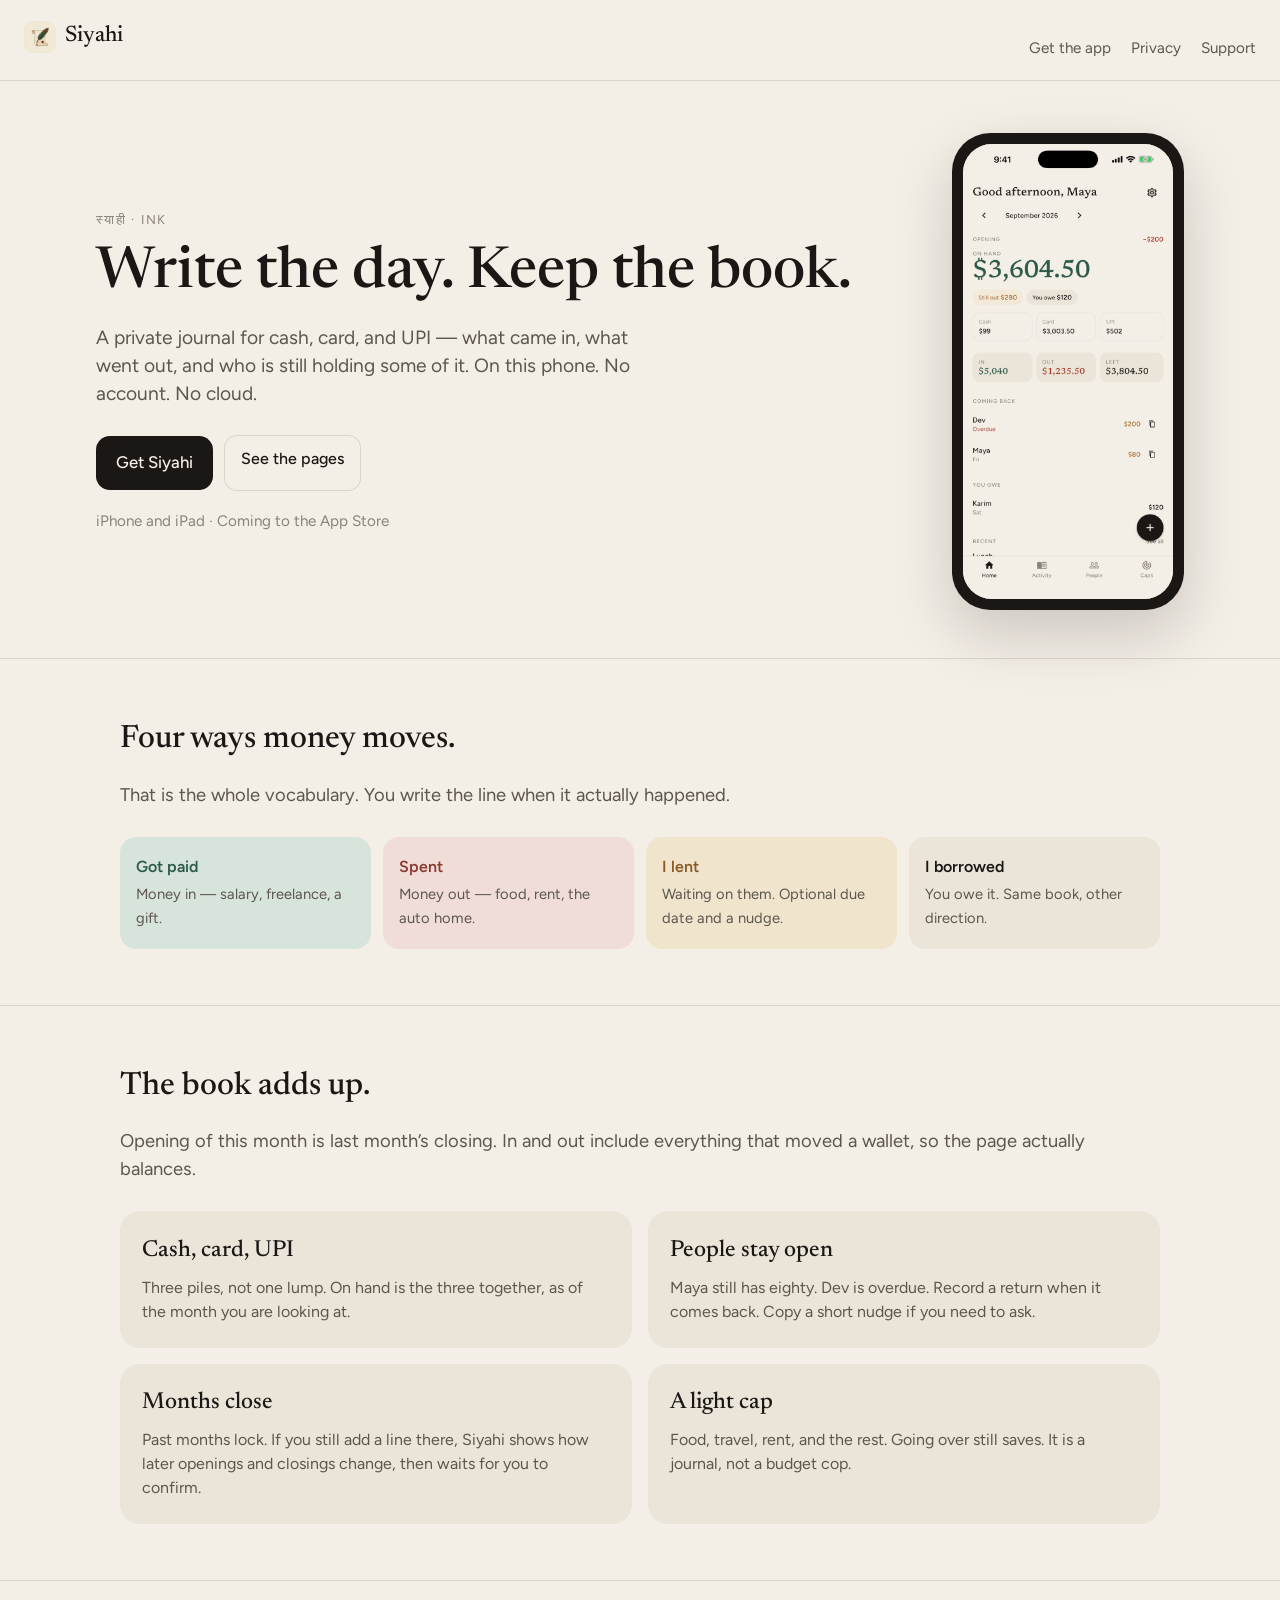
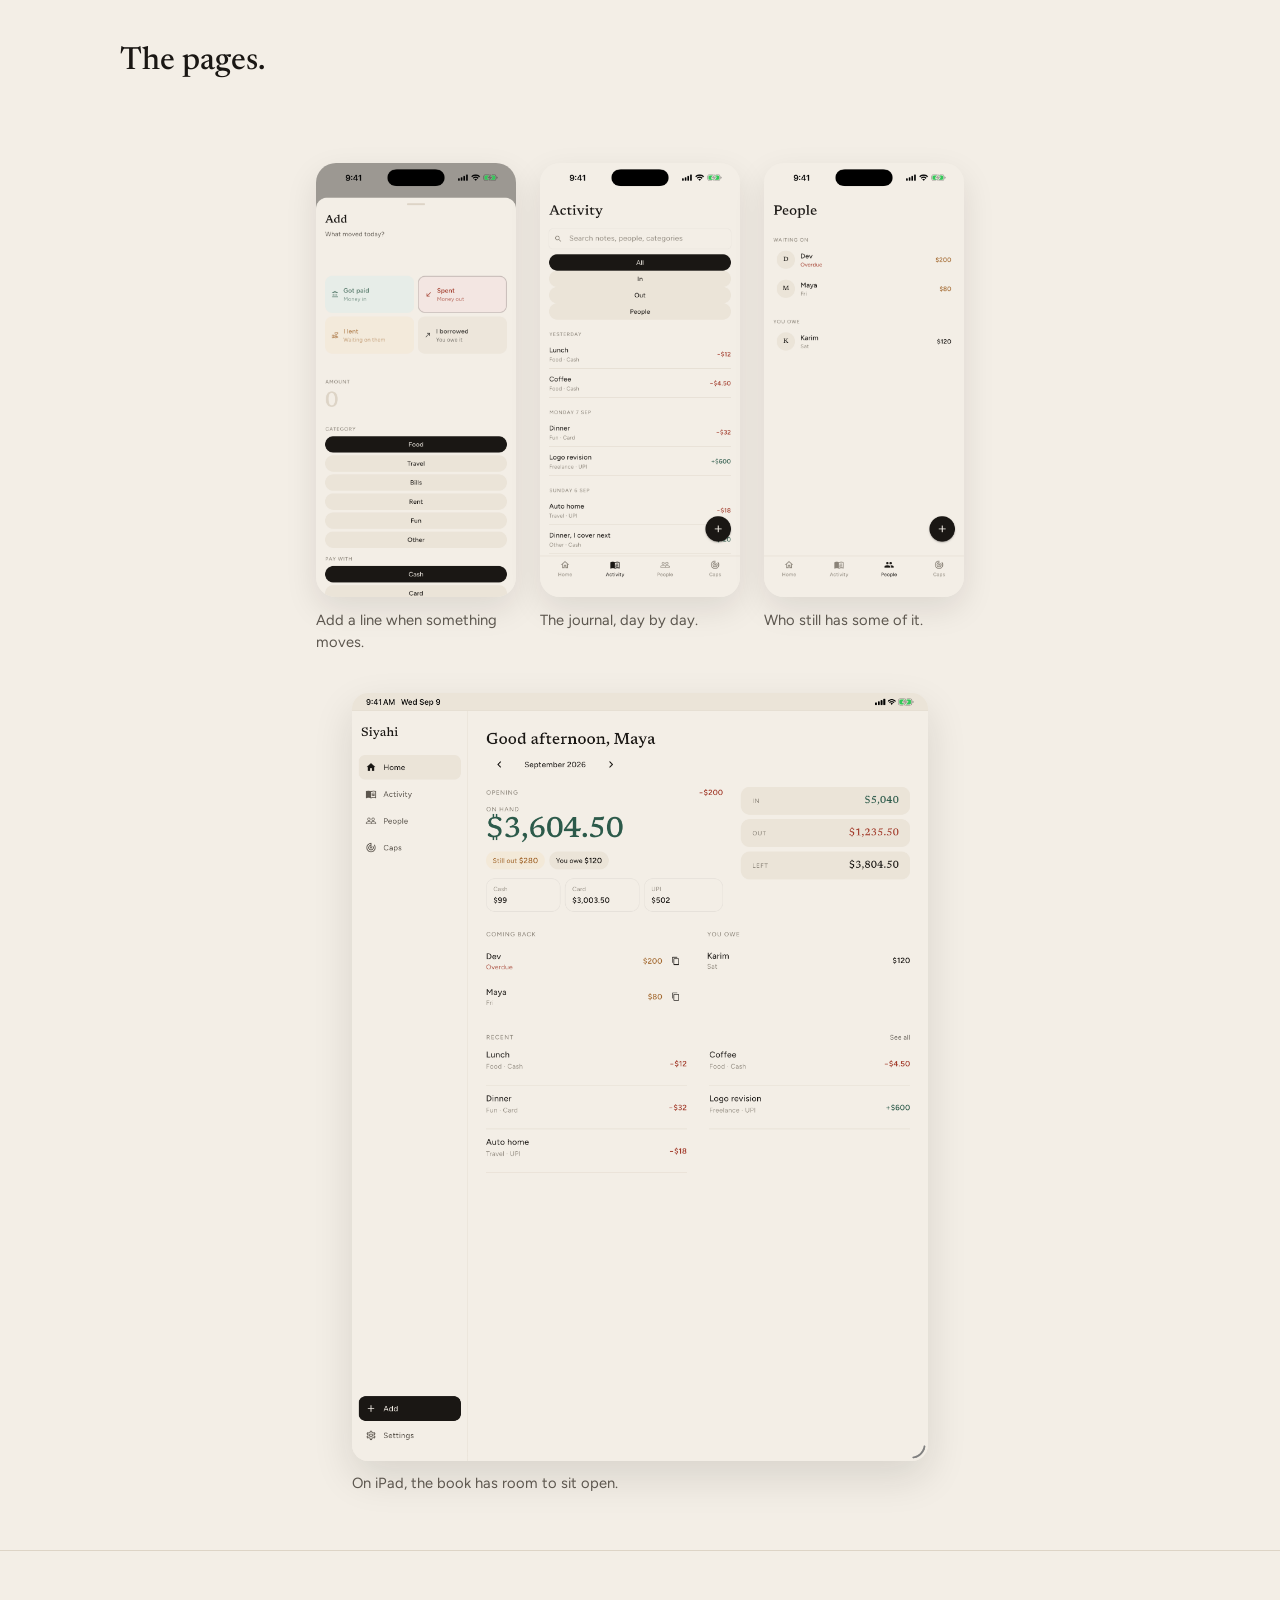
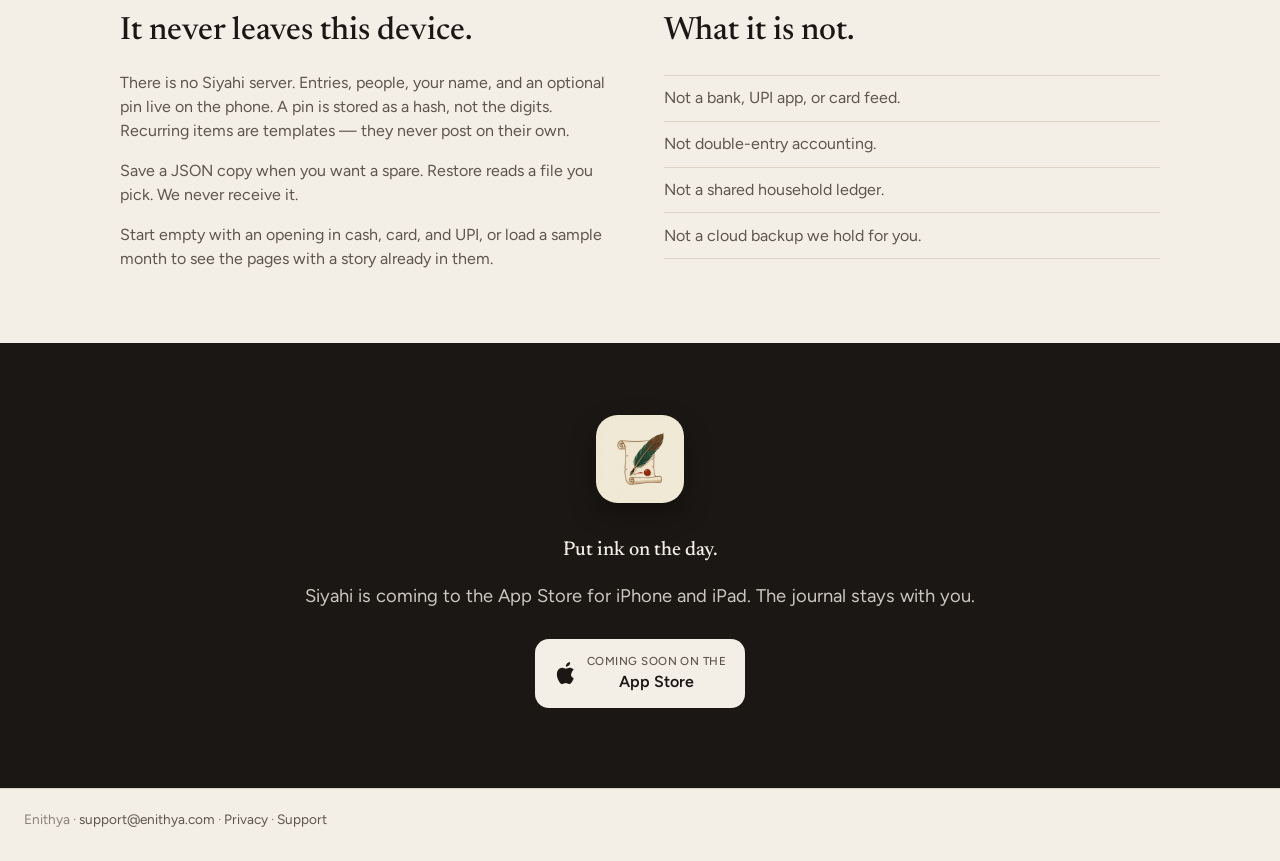
<file: index.html>
<!DOCTYPE html>
<html lang="en">
<head>
  <meta charset="utf-8">
  <meta name="viewport" content="width=device-width, initial-scale=1">
  <title>Siyahi — a private journal for daily money</title>
  <meta name="description" content="Siyahi (स्याही, ink) is a paper-quiet ledger for cash, card, and UPI. Log what came in, what went out, and who still has some of it. On this device only.">
  <meta property="og:title" content="Siyahi — a private journal for daily money">
  <meta property="og:description" content="A paper-quiet ledger for cash, card, and UPI. Months close and carry forward. No account. No cloud.">
  <meta property="og:type" content="website">
  <meta property="og:url" content="https://enithya.github.io/siyahi/">
  <meta property="og:image" content="https://enithya.github.io/siyahi/images/home.png">
  <meta name="twitter:card" content="summary_large_image">
  <link rel="preconnect" href="https://fonts.googleapis.com">
  <link rel="preconnect" href="https://fonts.gstatic.com" crossorigin>
  <link href="https://fonts.googleapis.com/css2?family=Figtree:wght@400;500;600&family=Newsreader:wght@500&display=swap" rel="stylesheet">
  <link rel="stylesheet" href="styles.css?v=5">
  <link rel="icon" href="favicon.png" type="image/png">
  <link rel="apple-touch-icon" href="images/icon.png">
</head>
<body class="product">
  <header>
    <a class="wordmark" href="./"><img src="images/icon.png" width="32" height="32" alt=""> Siyahi</a>
    <nav>
      <a href="#download">Get the app</a>
      <a href="privacy.html">Privacy</a>
      <a href="support.html">Support</a>
    </nav>
  </header>

  <main>
    <section class="wrap hero">
      <div>
        <p class="kicker rise">स्याही · ink</p>
        <h1 class="rise">Write the day. Keep the book.</h1>
        <p class="lede rise">A private journal for cash, card, and UPI — what came in, what went out, and who is still holding some of it. On this phone. No account. No cloud.</p>
        <div class="actions rise">
          <a class="btn btn-store" href="#download">Get Siyahi</a>
          <a class="btn btn-ghost" href="#how">See the pages</a>
        </div>
        <p class="hint rise">iPhone and iPad · Coming to the App Store</p>
      </div>
      <div class="device-wrap rise">
        <div class="device">
          <div class="screens">
            <img src="images/home.png" alt="Siyahi home: on hand, cash, card, UPI.">
            <img src="images/activity.png" alt="The journal, day by day.">
            <img src="images/people.png" alt="People who still have some of it.">
            <img src="images/add.png" alt="Add a line: got paid, spent, lent, borrowed.">
          </div>
        </div>
      </div>
    </section>

    <section class="band" id="how">
      <div class="wrap">
        <h2 class="reveal">Four ways money moves.</h2>
        <p class="lede reveal">That is the whole vocabulary. You write the line when it actually happened.</p>
        <div class="verbs">
          <div class="verb paid reveal d1"><strong>Got paid</strong><span>Money in — salary, freelance, a gift.</span></div>
          <div class="verb spent reveal d2"><strong>Spent</strong><span>Money out — food, rent, the auto home.</span></div>
          <div class="verb lent reveal d3"><strong>I lent</strong><span>Waiting on them. Optional due date and a nudge.</span></div>
          <div class="verb reveal d4"><strong>I borrowed</strong><span>You owe it. Same book, other direction.</span></div>
        </div>
      </div>
    </section>

    <section class="band">
      <div class="wrap">
        <h2 class="reveal">The book adds up.</h2>
        <p class="lede reveal">Opening of this month is last month’s closing. In and out include everything that moved a wallet, so the page actually balances.</p>
        <div class="cards">
          <article class="card reveal d1">
            <h3>Cash, card, UPI</h3>
            <p>Three piles, not one lump. On hand is the three together, as of the month you are looking at.</p>
          </article>
          <article class="card reveal d2">
            <h3>People stay open</h3>
            <p>Maya still has eighty. Dev is overdue. Record a return when it comes back. Copy a short nudge if you need to ask.</p>
          </article>
          <article class="card reveal d3">
            <h3>Months close</h3>
            <p>Past months lock. If you still add a line there, Siyahi shows how later openings and closings change, then waits for you to confirm.</p>
          </article>
          <article class="card reveal d4">
            <h3>A light cap</h3>
            <p>Food, travel, rent, and the rest. Going over still saves. It is a journal, not a budget cop.</p>
          </article>
        </div>
      </div>
    </section>

    <section class="band">
      <div class="wrap">
        <h2 class="reveal">The pages.</h2>
        <p class="lede reveal">Phone for the pocket. iPad for the desk — a sidebar, and people split so the list and the person sit together.</p>
        <div class="shots">
          <figure class="shot reveal d1">
            <img src="images/add.png" alt="Add a line: got paid, spent, I lent, I borrowed.">
            <figcaption>Add a line when something moves.</figcaption>
          </figure>
          <figure class="shot reveal d2">
            <img src="images/activity.png" alt="Activity journal grouped by day.">
            <figcaption>The journal, day by day.</figcaption>
          </figure>
          <figure class="shot reveal d3">
            <img src="images/people.png" alt="People waiting on Dev and Maya; you owe Karim.">
            <figcaption>Who still has some of it.</figcaption>
          </figure>
        </div>
        <figure class="shot tablet reveal">
          <img src="images/ipad-home.png" alt="Siyahi on iPad with sidebar, on hand, and this month’s lines.">
          <figcaption>On iPad, the book has room to sit open.</figcaption>
        </figure>
      </div>
    </section>

    <section class="band">
      <div class="wrap split">
        <div class="reveal">
          <h2>It never leaves this device.</h2>
          <p>There is no Siyahi server. Entries, people, your name, and an optional pin live on the phone. A pin is stored as a hash, not the digits. Recurring items are templates — they never post on their own.</p>
          <p>Save a JSON copy when you want a spare. Restore reads a file you pick. We never receive it.</p>
          <p>Start empty with an opening in cash, card, and UPI, or load a sample month to see the pages with a story already in them.</p>
        </div>
        <div class="reveal d2">
          <h2>What it is not.</h2>
          <ul class="not-list">
            <li>Not a bank, UPI app, or card feed.</li>
            <li>Not double-entry accounting.</li>
            <li>Not a shared household ledger.</li>
            <li>Not a cloud backup we hold for you.</li>
          </ul>
        </div>
      </div>
    </section>

    <section class="download" id="download">
      <img class="app-icon reveal" src="images/icon-512.png" width="88" height="88" alt="Siyahi app icon">
      <h2 class="reveal">Put ink on the day.</h2>
      <p class="lede reveal">Siyahi is coming to the App Store for iPhone and iPad. The journal stays with you.</p>
      <div class="actions reveal" style="justify-content: center;">
        <a class="store-mark" href="#download">
          <svg width="22" height="26" viewBox="0 0 14 18" fill="currentColor" aria-hidden="true">
            <path d="M11.5 9.6c0-1.8 1.5-2.7 1.6-2.8-0.9-1.3-2.2-1.5-2.7-1.5-1.1-0.1-2.2 0.7-2.8 0.7s-1.5-0.7-2.5-0.6c-1.3 0-2.4 0.7-3.1 1.9-1.3 2.3-0.3 5.7 0.9 7.5 0.6 0.9 1.3 1.9 2.3 1.8 0.9 0 1.2-0.6 2.3-0.6s1.3 0.6 2.3 0.6 1.6-0.9 2.2-1.8c0.7-1 1-1.9 1-2 0-0.1-1.9-0.7-1.9-3.2zM9.8 3.7c0.5-0.6 0.8-1.5 0.7-2.4-0.7 0-1.6 0.5-2.1 1.1-0.5 0.5-0.9 1.4-0.8 2.2 0.8 0.1 1.6-0.4 2.2-0.9z"/>
          </svg>
          <span><small>Coming soon on the</small>App Store</span>
        </a>
      </div>
    </section>
  </main>

  <footer>
    Enithya · <a href="mailto:support@enithya.com">support@enithya.com</a>
    · <a href="privacy.html">Privacy</a>
    · <a href="support.html">Support</a>
  </footer>
  <script src="page.js?v=3"></script>
</body>
</html>
</file>
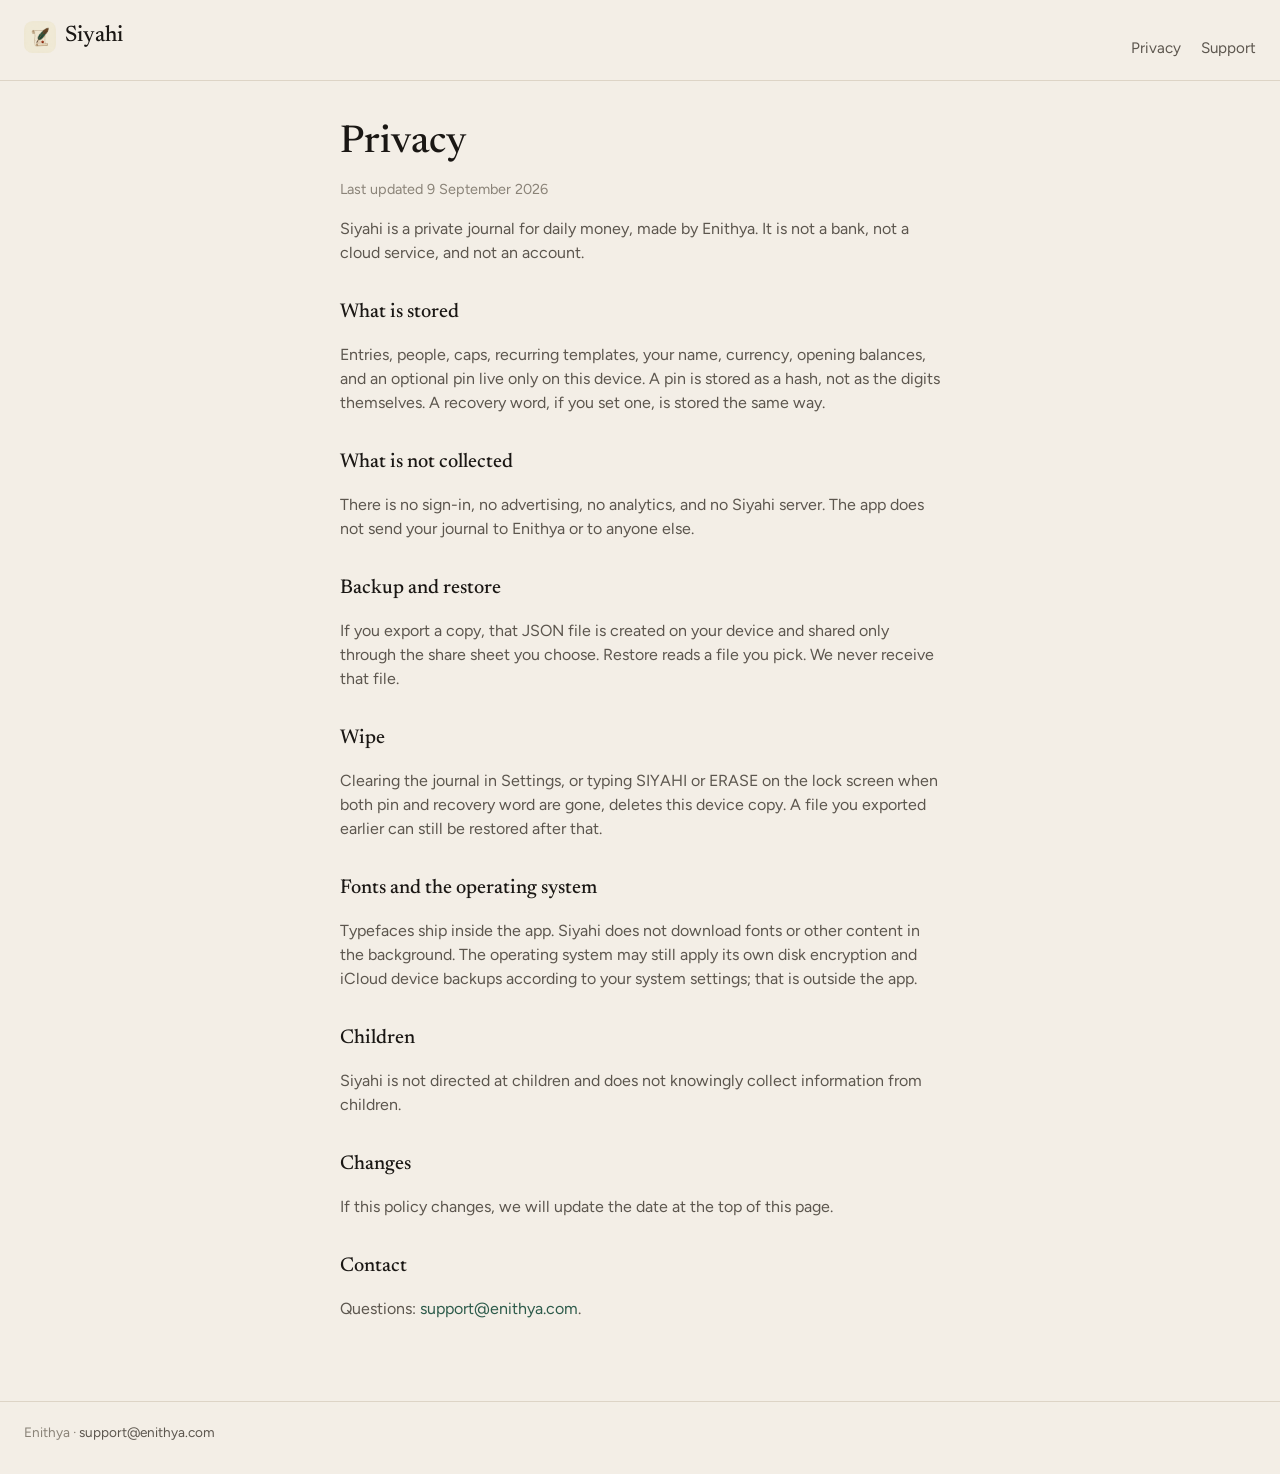
<file: privacy.html>
<!DOCTYPE html>
<html lang="en">
<head>
  <meta charset="utf-8">
  <meta name="viewport" content="width=device-width, initial-scale=1">
  <title>Privacy — Siyahi</title>
  <meta name="description" content="Siyahi privacy policy. Your journal stays on your device.">
  <link rel="preconnect" href="https://fonts.googleapis.com">
  <link rel="preconnect" href="https://fonts.gstatic.com" crossorigin>
  <link href="https://fonts.googleapis.com/css2?family=Figtree:wght@400;500;600&family=Newsreader:wght@500&display=swap" rel="stylesheet">
  <link rel="stylesheet" href="styles.css?v=5">
  <link rel="icon" href="favicon.png" type="image/png">
  <link rel="apple-touch-icon" href="images/icon.png">
</head>
<body>
  <header>
    <a class="wordmark" href="./"><img src="images/icon.png" width="32" height="32" alt=""> Siyahi</a>
    <nav>
      <a href="privacy.html">Privacy</a>
      <a href="support.html">Support</a>
    </nav>
  </header>
  <main>
    <h1>Privacy</h1>
    <p class="meta">Last updated 9 September 2026</p>
    <p>Siyahi is a private journal for daily money, made by Enithya. It is not a bank, not a cloud service, and not an account.</p>

    <h2>What is stored</h2>
    <p>Entries, people, caps, recurring templates, your name, currency, opening balances, and an optional pin live only on this device. A pin is stored as a hash, not as the digits themselves. A recovery word, if you set one, is stored the same way.</p>

    <h2>What is not collected</h2>
    <p>There is no sign-in, no advertising, no analytics, and no Siyahi server. The app does not send your journal to Enithya or to anyone else.</p>

    <h2>Backup and restore</h2>
    <p>If you export a copy, that JSON file is created on your device and shared only through the share sheet you choose. Restore reads a file you pick. We never receive that file.</p>

    <h2>Wipe</h2>
    <p>Clearing the journal in Settings, or typing SIYAHI or ERASE on the lock screen when both pin and recovery word are gone, deletes this device copy. A file you exported earlier can still be restored after that.</p>

    <h2>Fonts and the operating system</h2>
    <p>Typefaces ship inside the app. Siyahi does not download fonts or other content in the background. The operating system may still apply its own disk encryption and iCloud device backups according to your system settings; that is outside the app.</p>

    <h2>Children</h2>
    <p>Siyahi is not directed at children and does not knowingly collect information from children.</p>

    <h2>Changes</h2>
    <p>If this policy changes, we will update the date at the top of this page.</p>

    <h2>Contact</h2>
    <p>Questions: <a href="mailto:support@enithya.com">support@enithya.com</a>.</p>
  </main>
  <footer>
    Enithya · <a href="mailto:support@enithya.com">support@enithya.com</a>
  </footer>
</body>
</html>
</file>
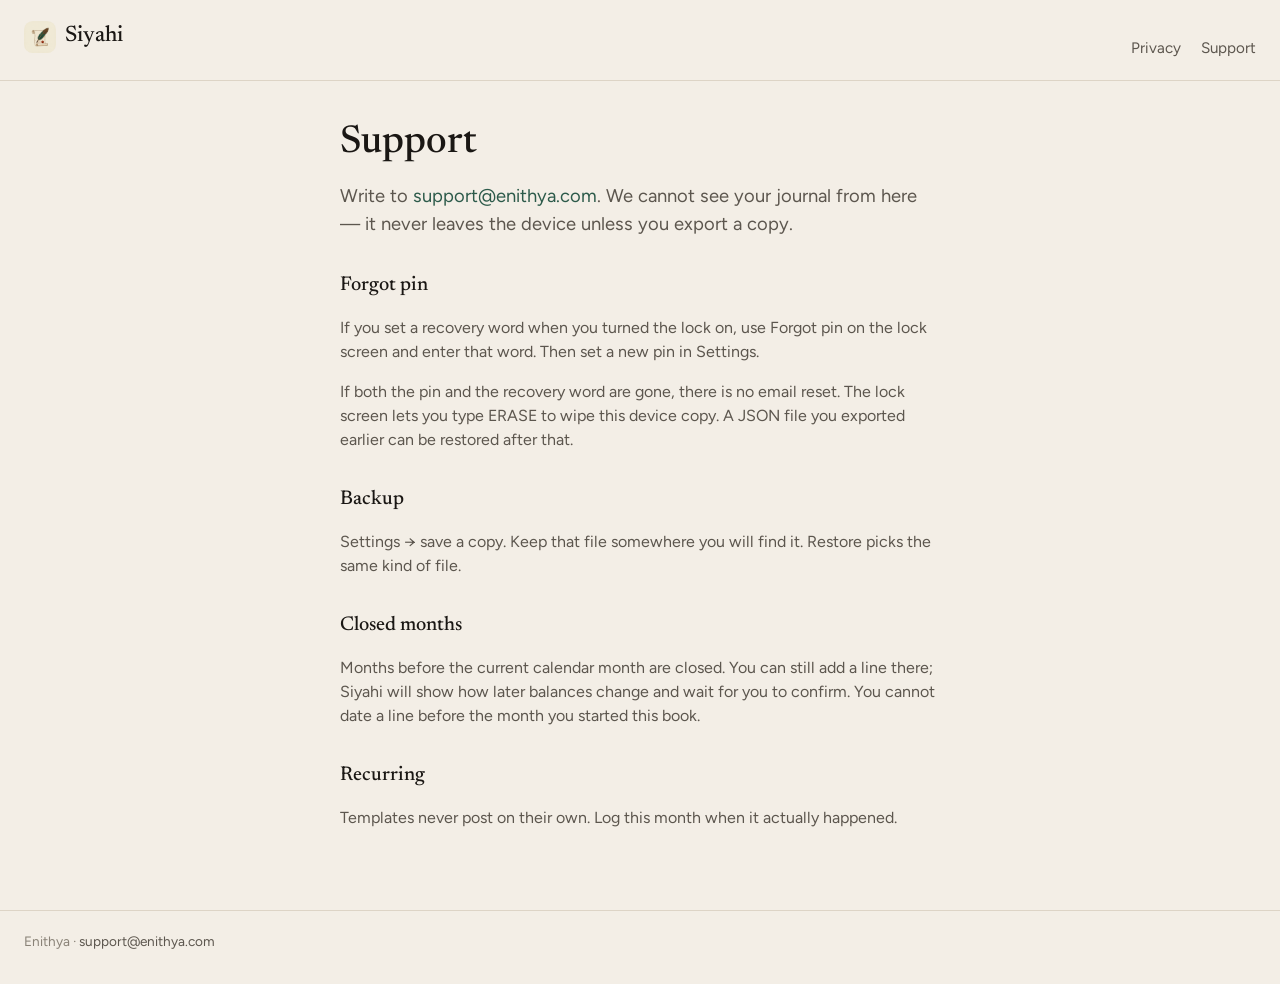
<file: support.html>
<!DOCTYPE html>
<html lang="en">
<head>
  <meta charset="utf-8">
  <meta name="viewport" content="width=device-width, initial-scale=1">
  <title>Support — Siyahi</title>
  <meta name="description" content="Siyahi support. Pin, recovery, backup, and how to reach us.">
  <link rel="preconnect" href="https://fonts.googleapis.com">
  <link rel="preconnect" href="https://fonts.gstatic.com" crossorigin>
  <link href="https://fonts.googleapis.com/css2?family=Figtree:wght@400;500;600&family=Newsreader:wght@500&display=swap" rel="stylesheet">
  <link rel="stylesheet" href="styles.css?v=5">
  <link rel="icon" href="favicon.png" type="image/png">
  <link rel="apple-touch-icon" href="images/icon.png">
</head>
<body>
  <header>
    <a class="wordmark" href="./"><img src="images/icon.png" width="32" height="32" alt=""> Siyahi</a>
    <nav>
      <a href="privacy.html">Privacy</a>
      <a href="support.html">Support</a>
    </nav>
  </header>
  <main>
    <h1>Support</h1>
    <p class="lede">Write to <a href="mailto:support@enithya.com">support@enithya.com</a>. We cannot see your journal from here — it never leaves the device unless you export a copy.</p>

    <h2>Forgot pin</h2>
    <p>If you set a recovery word when you turned the lock on, use Forgot pin on the lock screen and enter that word. Then set a new pin in Settings.</p>
    <p>If both the pin and the recovery word are gone, there is no email reset. The lock screen lets you type ERASE to wipe this device copy. A JSON file you exported earlier can be restored after that.</p>

    <h2>Backup</h2>
    <p>Settings → save a copy. Keep that file somewhere you will find it. Restore picks the same kind of file.</p>

    <h2>Closed months</h2>
    <p>Months before the current calendar month are closed. You can still add a line there; Siyahi will show how later balances change and wait for you to confirm. You cannot date a line before the month you started this book.</p>

    <h2>Recurring</h2>
    <p>Templates never post on their own. Log this month when it actually happened.</p>
  </main>
  <footer>
    Enithya · <a href="mailto:support@enithya.com">support@enithya.com</a>
  </footer>
</body>
</html>
</file>
<file: styles.css>
:root {
  --paper: #f3eee6;
  --paper-2: #ebe4d8;
  --ink: #1a1714;
  --ink-soft: #5c564e;
  --ink-faint: #8a8378;
  --line: #ddd4c6;
  --forest: #2c5a4a;
  --forest-soft: #d7e4dc;
  --brick: #8c3a32;
  --brick-soft: #f0ddd8;
  --amber: #8a5a28;
  --amber-soft: #f0e4cc;
}

* { box-sizing: border-box; }

html { scroll-behavior: smooth; }

html, body {
  margin: 0;
  background: var(--paper);
  color: var(--ink);
}

body {
  font-family: Figtree, "Segoe UI", sans-serif;
  font-size: 16px;
  line-height: 1.5;
  min-height: 100vh;
  display: flex;
  flex-direction: column;
}

h1, h2, h3, .wordmark {
  font-family: Newsreader, Georgia, serif;
  font-weight: 500;
}

a { color: var(--forest); text-decoration: none; }
a:hover { text-decoration: underline; }

header {
  display: flex;
  align-items: baseline;
  justify-content: space-between;
  gap: 1rem;
  padding: 1.25rem 1.5rem;
  border-bottom: 1px solid var(--line);
}

.wordmark {
  display: inline-flex;
  align-items: center;
  gap: 0.55rem;
  font-size: 1.4rem;
  color: var(--ink);
  text-decoration: none;
}

.wordmark img {
  width: 2rem;
  height: 2rem;
  border-radius: 0.55rem;
  display: block;
}

.wordmark:hover { text-decoration: none; }

nav { display: flex; gap: 1.25rem; }
nav a { color: var(--ink-soft); font-size: 0.95rem; }

main {
  flex: 1;
  max-width: 40rem;
  width: 100%;
  margin: 0 auto;
  padding: 2.5rem 1.25rem 4rem;
}

h1 { font-size: 2.4rem; line-height: 1.15; margin: 0 0 0.75rem; }
h2 { font-size: 1.25rem; margin: 2rem 0 0.5rem; }
p, li { color: var(--ink-soft); }
.lede { font-size: 1.15rem; color: var(--ink-soft); }
.meta { color: var(--ink-faint); font-size: 0.9rem; }

.actions {
  display: flex;
  flex-wrap: wrap;
  gap: 0.75rem;
  margin-top: 1.75rem;
}

.btn {
  display: inline-block;
  padding: 0.7rem 1rem;
  border-radius: 12px;
  background: var(--ink);
  color: var(--paper);
  font-weight: 500;
  transition: transform 0.2s ease, box-shadow 0.2s ease, opacity 0.2s ease;
}

.btn:hover {
  text-decoration: none;
  opacity: 1;
  transform: translateY(-2px);
  box-shadow: 0 10px 24px rgba(26, 23, 20, 0.18);
}

.btn-ghost {
  background: transparent;
  color: var(--ink);
  box-shadow: 0 0 0 1px var(--line);
}

.btn-ghost:hover { box-shadow: 0 0 0 1px var(--ink); }

.btn-store {
  padding: 0.9rem 1.25rem;
  font-size: 1.05rem;
  border-radius: 14px;
  animation: pulse 2.8s ease-in-out infinite;
}

@keyframes pulse {
  0%, 100% { box-shadow: 0 0 0 0 rgba(26, 23, 20, 0.28); }
  50% { box-shadow: 0 0 0 12px rgba(26, 23, 20, 0); }
}

footer {
  padding: 1.25rem 1.5rem 2rem;
  border-top: 1px solid var(--line);
  color: var(--ink-faint);
  font-size: 0.85rem;
}

footer a { color: var(--ink-soft); }

/* Product page */

.product main {
  max-width: none;
  padding: 0;
}

.wrap {
  max-width: 68rem;
  margin: 0 auto;
  padding: 0 1.5rem;
}

.hero {
  position: relative;
  display: grid;
  grid-template-columns: 1fr 14.5rem;
  gap: 3.5rem;
  align-items: center;
  padding: 3.25rem 0 3rem;
}

.hero > * { position: relative; z-index: 1; }

.kicker {
  font-size: 0.8rem;
  letter-spacing: 0.14em;
  text-transform: uppercase;
  color: var(--ink-faint);
  margin: 0 0 0.85rem;
}

.hero .rise {
  animation: rise 0.9s cubic-bezier(0.16, 1, 0.3, 1) both;
}

.hero .rise:nth-child(1) { animation-delay: 0.05s; }
.hero .rise:nth-child(2) { animation-delay: 0.16s; }
.hero .rise:nth-child(3) { animation-delay: 0.28s; }
.hero .rise:nth-child(4) { animation-delay: 0.4s; }
.hero .rise:nth-child(5) { animation-delay: 0.5s; }

@keyframes rise {
  from { opacity: 0; transform: translateY(22px); }
  to { opacity: 1; transform: translateY(0); }
}

.hero h1 {
  font-size: clamp(2.4rem, 5vw, 3.6rem);
  line-height: 1.08;
  margin: 0 0 1rem;
}

.hero .lede {
  font-size: 1.2rem;
  line-height: 1.45;
  max-width: 34rem;
}

.hint {
  margin: 1.25rem 0 0;
  color: var(--ink-faint);
  font-size: 0.95rem;
}

.device-wrap {
  --tilt-x: 0deg;
  --tilt-y: 0deg;
  width: 14.5rem;
  max-width: 100%;
  margin-left: auto;
  perspective: 900px;
  animation: float 5.5s ease-in-out infinite;
}

.device {
  background: var(--ink);
  border-radius: 2.4rem;
  padding: 0.7rem;
  box-shadow: 0 24px 60px rgba(26, 23, 20, 0.18);
  transform: rotateX(var(--tilt-x)) rotateY(var(--tilt-y));
  transition: transform 0.35s ease;
}

.screens {
  position: relative;
  overflow: hidden;
  border-radius: 1.8rem;
  width: 100%;
  height: 0;
  padding-bottom: 217.27%;
  background: var(--paper-2);
}

.screens img {
  position: absolute;
  top: 0;
  left: 0;
  width: 100%;
  height: 100%;
  object-fit: cover;
  object-position: top center;
  opacity: 0;
  animation: screenfade 12.8s infinite;
  animation-fill-mode: none;
}

.screens img:nth-child(1) { opacity: 1; animation-delay: 0s; }
.screens img:nth-child(2) { animation-delay: 3.2s; }
.screens img:nth-child(3) { animation-delay: 6.4s; }
.screens img:nth-child(4) { animation-delay: 9.6s; }

@keyframes screenfade {
  0%, 20% { opacity: 1; }
  25%, 100% { opacity: 0; }
}

@keyframes float {
  0%, 100% { transform: translateY(0); }
  50% { transform: translateY(-12px); }
}

.reveal {
  opacity: 0;
  transform: translateY(28px);
  transition: opacity 0.7s cubic-bezier(0.16, 1, 0.3, 1), transform 0.7s cubic-bezier(0.16, 1, 0.3, 1);
}

.reveal.in {
  opacity: 1;
  transform: none;
}

.d1 { transition-delay: 0.05s; }
.d2 { transition-delay: 0.12s; }
.d3 { transition-delay: 0.2s; }
.d4 { transition-delay: 0.28s; }

.band {
  padding: 3.5rem 0;
  border-top: 1px solid var(--line);
}

.band h2 {
  font-size: 2rem;
  margin: 0 0 0.75rem;
}

.verbs {
  display: grid;
  grid-template-columns: repeat(4, 1fr);
  gap: 0.75rem;
  margin-top: 1.75rem;
}

.verb {
  background: var(--paper-2);
  border-radius: 16px;
  padding: 1.1rem 1rem 1.15rem;
  transition: transform 0.25s ease, box-shadow 0.25s ease;
}

.verb:hover {
  transform: translateY(-6px);
  box-shadow: 0 14px 28px rgba(26, 23, 20, 0.1);
}

.verb strong {
  display: block;
  color: var(--ink);
  font-weight: 600;
  margin-bottom: 0.2rem;
}

.verb span { color: var(--ink-soft); font-size: 0.92rem; }

.verb.paid { background: var(--forest-soft); }
.verb.paid strong { color: var(--forest); }
.verb.spent { background: var(--brick-soft); }
.verb.spent strong { color: var(--brick); }
.verb.lent { background: var(--amber-soft); }
.verb.lent strong { color: var(--amber); }

.cards {
  display: grid;
  grid-template-columns: repeat(2, 1fr);
  gap: 1rem;
  margin-top: 1.75rem;
}

.card {
  background: var(--paper-2);
  border-radius: 20px;
  padding: 1.4rem 1.35rem 1.5rem;
  transition: transform 0.25s ease, box-shadow 0.25s ease;
}

.card:hover {
  transform: translateY(-4px);
  box-shadow: 0 12px 28px rgba(26, 23, 20, 0.08);
}

.card h3 {
  font-size: 1.45rem;
  margin: 0 0 0.45rem;
}

.card p { margin: 0; }

.shots {
  display: grid;
  grid-template-columns: repeat(3, minmax(0, 12.5rem));
  justify-content: center;
  gap: 1.5rem;
  margin-top: 2rem;
}

.shot {
  margin: 0;
  max-width: 12.5rem;
}

.shot img {
  display: block;
  width: 100%;
  height: auto;
  border-radius: 20px;
  box-shadow: 0 12px 32px rgba(26, 23, 20, 0.1);
  transition: transform 0.35s ease, box-shadow 0.35s ease;
}

.shot:hover img {
  transform: translateY(-8px) rotate(-1.2deg);
  box-shadow: 0 22px 40px rgba(26, 23, 20, 0.16);
}

.shot:nth-child(2):hover img { transform: translateY(-8px) rotate(0deg); }
.shot:nth-child(3):hover img { transform: translateY(-8px) rotate(1.2deg); }

.shot figcaption {
  margin-top: 0.7rem;
  font-size: 0.92rem;
  color: var(--ink-soft);
}

.tablet {
  max-width: 36rem;
  margin: 2.5rem auto 0;
}

.tablet img {
  width: 100%;
  height: auto;
  border-radius: 16px;
  box-shadow: 0 16px 40px rgba(26, 23, 20, 0.12);
}

.split {
  display: grid;
  grid-template-columns: 1fr 1fr;
  gap: 3rem;
  align-items: start;
}

.not-list {
  list-style: none;
  padding: 0;
  margin: 1.25rem 0 0;
}

.not-list li {
  padding: 0.65rem 0;
  border-top: 1px solid var(--line);
}

.not-list li:last-child { border-bottom: 1px solid var(--line); }

.download {
  position: relative;
  overflow: hidden;
  background: var(--ink);
  color: var(--paper);
  text-align: center;
  padding: 4.5rem 1.5rem 5rem;
}

.download h2,
.download .lede {
  color: var(--paper);
}

.download .lede { opacity: 0.82; }

.app-icon {
  width: 5.5rem;
  height: 5.5rem;
  border-radius: 1.35rem;
  display: block;
  margin: 0 auto 1.25rem;
  box-shadow: 0 12px 28px rgba(0, 0, 0, 0.28);
}

.store-mark {
  display: inline-flex;
  align-items: center;
  gap: 0.7rem;
  background: var(--paper);
  color: var(--ink);
  padding: 0.85rem 1.2rem;
  border-radius: 14px;
  font-weight: 600;
}

.store-mark:hover { text-decoration: none; color: var(--ink); }

.store-mark small {
  display: block;
  font-weight: 500;
  font-size: 0.72rem;
  letter-spacing: 0.04em;
  text-transform: uppercase;
  color: var(--ink-soft);
}

.close {
  text-align: center;
  padding: 4.5rem 0 5rem;
}

.close h2 {
  font-size: clamp(2rem, 4vw, 2.8rem);
  margin: 0 0 0.75rem;
}

.close .lede { margin: 0 auto 0.25rem; max-width: 32rem; }

@media (max-width: 860px) {
  .hero,
  .split {
    grid-template-columns: 1fr;
    gap: 2rem;
  }

  .hero { padding: 2.5rem 0 2.75rem; }

  .device-wrap { width: 12.5rem; margin: 0 auto; }

  .verbs,
  .cards {
    grid-template-columns: 1fr 1fr;
  }

  .shots {
    grid-template-columns: repeat(2, minmax(0, 12.5rem));
  }
}

@media (prefers-reduced-motion: reduce) {
  .device-wrap,
  .hero .rise,
  .btn-store {
    animation: none !important;
  }

  .reveal {
    opacity: 1;
    transform: none;
    transition: none;
  }

  .screens img {
    animation: none;
    opacity: 0;
  }

  .screens img:first-child {
    opacity: 1;
  }
}

@media (max-width: 560px) {
  .verbs,
  .cards {
    grid-template-columns: 1fr;
  }

  .shots {
    grid-template-columns: minmax(0, 12.5rem);
  }

  header { padding: 1rem; }
  .wrap { padding: 0 1rem; }
}
</file>
